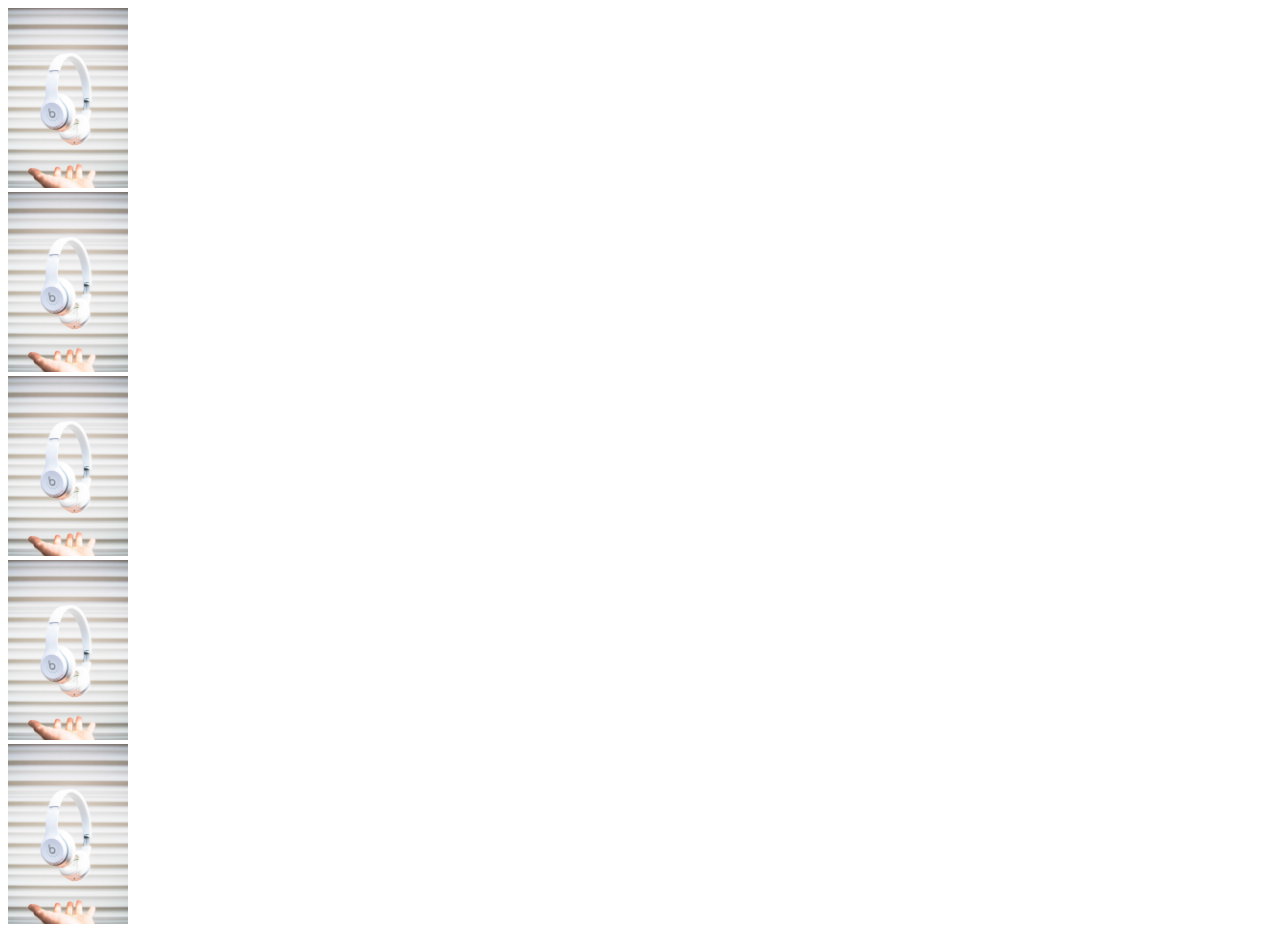
<file: index.html>
<!DOCTYPE html>
<html lang="en">
  <head>
    <meta charset="UTF-8" />
    <meta name="viewport" content="width=device-width, initial-scale=1.0" />
    <title>Document</title>
  </head>
  <body>
    <div class="slide">
      <div class="image1">
        <img src="./beats.jpg" width="120px" alt="" />
      </div>
      <div class="image2">
        <img src="./beats.jpg" width="120px" alt="" />
      </div>
      <div class="image3">
        <img src="./beats.jpg" width="120px" alt="" />
      </div>
      <div class="image4">
        <img src="./beats.jpg" width="120px" alt="" />
      </div>
      <div class="image5">
        <img src="./beats.jpg" width="120px" alt="" />
      </div>
    </div>
  </body>
</html>
</file>
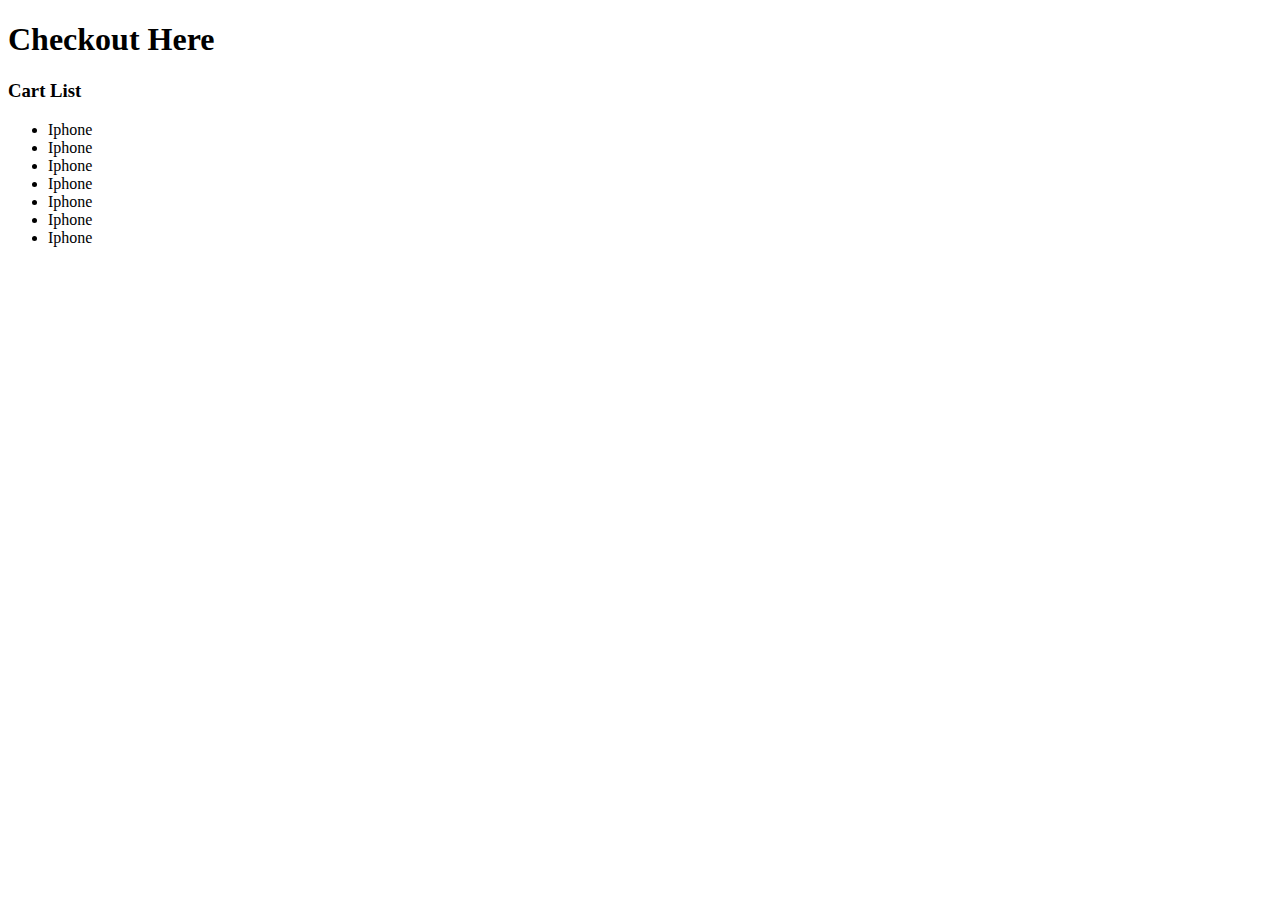
<file: HTML/cart.html>
<!DOCTYPE html>
<html lang="en">
  <head>
    <meta charset="UTF-8" />
    <meta name="viewport" content="width=device-width, initial-scale=1.0" />
    <link rel="preconnect" href="https://fonts.googleapis.com" />
    <link rel="preconnect" href="https://fonts.gstatic.com" crossorigin />
    <link
      rel="stylesheet"
      href="https://cdnjs.cloudflare.com/ajax/libs/font-awesome/6.4.2/css/all.min.css"
    />
    <link
      href="https://fonts.googleapis.com/css2?family=Geologica:wght@100&display=swap"
      rel="stylesheet"
    />
    <title>Cart</title>
  </head>
  <body>
    <h1>Checkout Here</h1>

    <h3>Cart List</h3>
    <ul>
      <li>Iphone</li>
      <li>Iphone</li>
      <li>Iphone</li>
      <li>Iphone</li>
      <li>Iphone</li>
      <li>Iphone</li>
      <li>Iphone</li>
    </ul>
  </body>
</html>
</file>
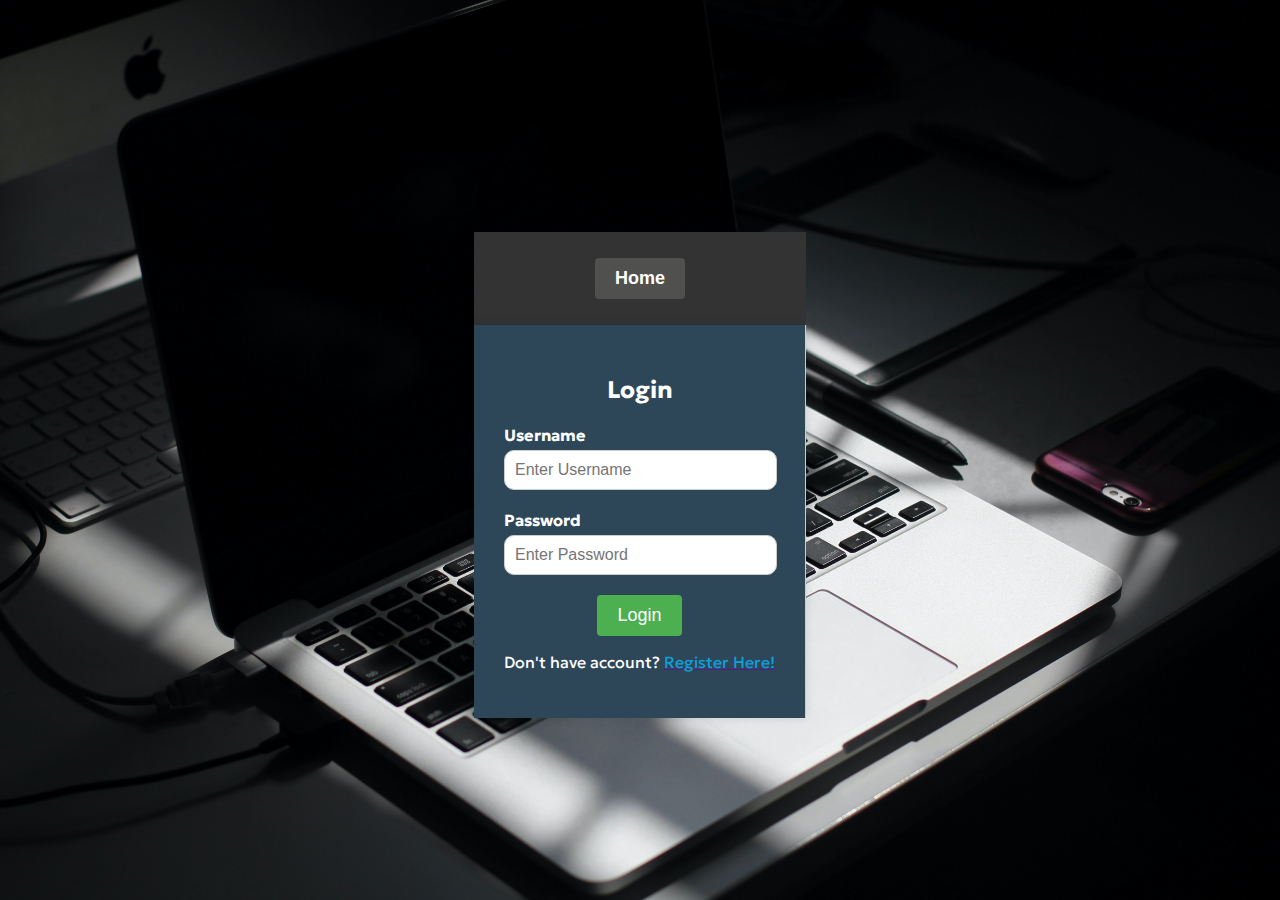
<file: HTML/login.html>
<!DOCTYPE html>
<html lang="en">
  <head>
    <meta charset="UTF-8" />
    <meta name="viewport" content="width=device-width, initial-scale=1.0" />
    <link rel="preconnect" href="https://fonts.googleapis.com" />
    <link rel="preconnect" href="https://fonts.gstatic.com" crossorigin />
    <link
      rel="stylesheet"
      href="https://cdnjs.cloudflare.com/ajax/libs/font-awesome/6.4.2/css/all.min.css"
    />
    <link
      href="https://fonts.googleapis.com/css2?family=Geologica:wght@100&display=swap"
      rel="stylesheet"
    />
    <link rel="stylesheet" href="../CSS/login.css" />
    <link rel="stylesheet" href="../CSS/nav.css" />
    <title>Login | Register</title>
  </head>

  <body>
    <div class="contain">
      <nav>
        <ul class="nav-links">
          <li>
            <button><a href="../HTML/index.html">Home</a></button>
          </li>
        </ul>
      </nav>
      <div class="card">
        <!-- login alt -->
        <div class="card-side login">
          <h2>Login</h2>
          <form action="../PHP/formProcess.php" method="post">
            <div class="input-group">
              <label for="login-username">Username</label>
              <input
                type="text"
                id="login-username"
                name="login-username"
                placeholder="Enter Username"
                required
              />
            </div>
            <div class="input-group">
              <label for="login-password">Password</label>
              <input
                type="password"
                id="login-password"
                name="login-password"
                placeholder="Enter Password"
                required
              />
            </div>
            <button id="login-btn" type="submit">Login</button>
          </form>
          <p>
            Don't have account?
            <a href=""
              ><span id="reg" style="color: rgba(10, 173, 238, 0.897)"
                >Register Here!</span
              ></a
            >
          </p>
        </div>

        <!-- register alt -->
        <div class="card-side register hidden" id="to-show">
          <h2>Register</h2>
          <form action="../PHP/loginForm.php">
            <div class="input-group">
              <div class="half-width">
                <label for="first-name">First Name</label>
                <input
                  type="text"
                  id="first-name"
                  name="first-name"
                  placeholder="Enter First Name"
                  required
                />
              </div>
              <div class="half-width">
                <label for="last-name">Last Name</label>
                <input
                  type="text"
                  id="last-name"
                  name="last-name"
                  placeholder="Enter Last Name"
                  required
                />
              </div>
            </div>
            <div class="input-group">
              <label for="email">Email</label>
              <input
                type="email"
                id="email"
                name="email"
                placeholder="Enter Email"
                required
              />
            </div>
            <div class="input-group">
              <label for="password">Password</label>
              <input
                type="password"
                id="password"
                name="password"
                placeholder="Enter Password"
                required
              />
            </div>
            <div class="input-group">
              <label for="password">Confirm Password</label>
              <input
                type="password"
                id="password-confirm"
                name="password"
                placeholder="Enter Password"
                required
              />
            </div>
            <div class="input-group">
              <label for="gender">Gender</label>
              <span>Male</span
              ><input type="radio" name="gender" value="Male" />
              <span>Female</span
              ><input type="radio" name="gender" value="Female" />
            </div>
            <div class="input-group">
              <label>
                <input id="terms" type="checkbox" required />
                I agree to the terms and conditions
              </label>
            </div>

            <button id="register-btn" type="submit">Register</button>
          </form>
        </div>
      </div>
    </div>

    <script src="../JS/register.js"></script>
    <script src="../JS/validateForm.js"></script>
  </body>
</html>
</file>
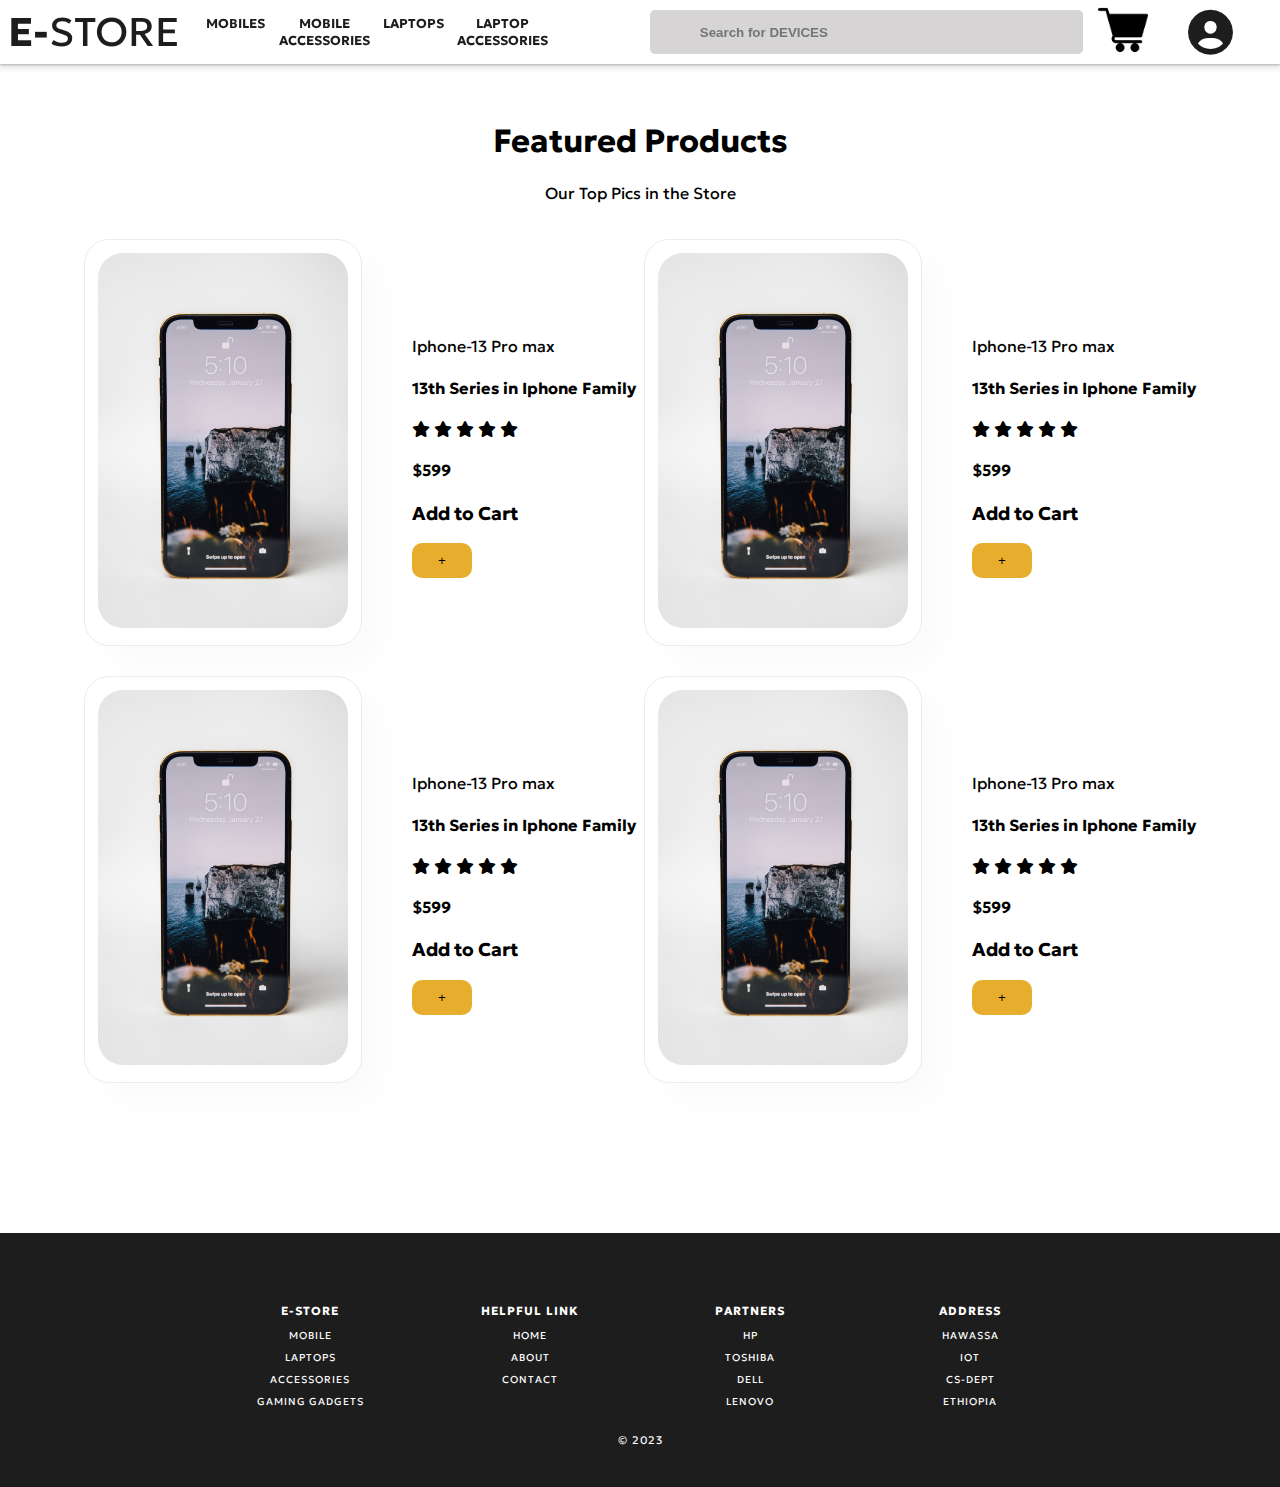
<file: HTML/shop.html>
<!DOCTYPE html>
<html lang="en">
  <head>
    <meta charset="UTF-8" />
    <meta name="viewport" content="width=device-width, initial-scale=1.0" />
    <link rel="preconnect" href="https://fonts.googleapis.com" />
    <link rel="preconnect" href="https://fonts.gstatic.com" crossorigin />
    <link
      rel="stylesheet"
      href="https://cdnjs.cloudflare.com/ajax/libs/font-awesome/6.4.2/css/all.min.css"
    />
    <link
      href="https://fonts.googleapis.com/css2?family=Geologica:wght@100&display=swap"
      rel="stylesheet"
    />
    <link rel="stylesheet" href="../CSS/header-shop.css" />
    <link rel="stylesheet" href="../CSS/product.css" />
    <link rel="stylesheet" href="../CSS/footer.css" />
    <title>Shop</title>
  </head>
  <body>
    <header>
      <section>
        <div id="container">
          <div id="shopName">
            <a href="../HTML/index.html"> <b>E-</b>STORE </a>
          </div>

          <div id="collection">
            <div id="clothing"><a href="../HTML/shop.html">MOBILES</a></div>
            <div id="accessories">
              <a href="../HTML/shop.html">MOBILE ACCESSORIES </a>
            </div>
            <div class="laptops">
              <a href="../HTML/shop.html">LAPTOPS</a>
            </div>
            <div class="laptops">
              <a href="../HTML/shop.html">LAPTOP ACCESSORIES</a>
            </div>
          </div>
          <!-- SEARCH SECTION -->
          <div id="search">
            <i class="fas fa-search search"></i>
            <input
              type="text"
              id="input"
              name="searchBox"
              placeholder="Search for DEVICES"
            />
          </div>
          <!-- USER SECTION (CART AND USER ICON) -->
          <div id="user">
            <a href="../HTML/cart.html">
              <img src="../Images/shopping-cart (1).png" width="50px" alt="" />
            </a>
            <a href="../HTML/login.html">
              <i class="fas fa-user-circle userIcon"></i>
            </a>
          </div>
        </div>
      </section>
    </header>

    <section class="product-section" class="section-p1">
      <div class="gapy" style="height: 100px"></div>
      <h1>Featured Products</h1>
      <p>Our Top Pics in the Store</p>
      <div class="pro-collection">
        <!-- tobe repeated Component -->
        <div class="product-cart-wrapper">
          <div class="product-cart">
            <img src="../Images/iphone.jpg" alt="product image" />
          </div>
          <div class="product-desc">
            <span>Iphone-13 Pro max</span>
            <h4>13th Series in Iphone Family</h4>
            <div class="stars">
              <i class="fa-solid fa-star"></i>
              <i class="fa-solid fa-star"></i>
              <i class="fa-solid fa-star"></i>
              <i class="fa-solid fa-star"></i>
              <i class="fa-solid fa-star"></i>
            </div>
            <h4 class="price">$599</h4>
            <div class="add-to-cart">
              <h3>Add to Cart</h3>
              <button>+</button>
            </div>
          </div>
        </div>
        <div class="product-cart-wrapper">
          <div class="product-cart">
            <img src="../Images/iphone.jpg" alt="product image" />
          </div>
          <div class="product-desc">
            <span>Iphone-13 Pro max</span>
            <h4>13th Series in Iphone Family</h4>
            <div class="stars">
              <i class="fa-solid fa-star"></i>
              <i class="fa-solid fa-star"></i>
              <i class="fa-solid fa-star"></i>
              <i class="fa-solid fa-star"></i>
              <i class="fa-solid fa-star"></i>
            </div>
            <h4 class="price">$599</h4>
            <div class="add-to-cart">
              <h3>Add to Cart</h3>
              <button>+</button>
            </div>
          </div>
        </div>
        <div class="product-cart-wrapper">
          <div class="product-cart">
            <img src="../Images/iphone.jpg" alt="product image" />
          </div>
          <div class="product-desc">
            <span>Iphone-13 Pro max</span>
            <h4>13th Series in Iphone Family</h4>
            <div class="stars">
              <i class="fa-solid fa-star"></i>
              <i class="fa-solid fa-star"></i>
              <i class="fa-solid fa-star"></i>
              <i class="fa-solid fa-star"></i>
              <i class="fa-solid fa-star"></i>
            </div>
            <h4 class="price">$599</h4>
            <div class="add-to-cart">
              <h3>Add to Cart</h3>
              <button>+</button>
            </div>
          </div>
        </div>
        <div class="product-cart-wrapper">
          <div class="product-cart">
            <img src="../Images/iphone.jpg" alt="product image" />
          </div>
          <div class="product-desc">
            <span>Iphone-13 Pro max</span>
            <h4>13th Series in Iphone Family</h4>
            <div class="stars">
              <i class="fa-solid fa-star"></i>
              <i class="fa-solid fa-star"></i>
              <i class="fa-solid fa-star"></i>
              <i class="fa-solid fa-star"></i>
              <i class="fa-solid fa-star"></i>
            </div>
            <h4 class="price">$599</h4>
            <div class="add-to-cart">
              <h3>Add to Cart</h3>
              <button>+</button>
            </div>
          </div>
        </div>
        <!-- <div class="product-cart">
          <img src="../Images/headset.jpg" alt="product image" />
          <span>XD Headset</span>
          <h4>Stereo + Enhanced Noise Cancelling</h4>
          <div class="stars">
            <i class="fa-solid fa-star"></i>
            <i class="fa-solid fa-star"></i>
            <i class="fa-solid fa-star"></i>
            <i class="fa-solid fa-star"></i>
          </div>
          <h4 class="price">$178</h4>
          <div class="add-to-cart">
            <h3>Add to Cart</h3>
            <button>+</button>
          </div>
        </div>
        <div class="product-cart">
          <img src="../Images/desktop.jpg" alt="product image" />
          <span>Desktop PC</span>
          <h4>Curved Screen For Optimal View Experience</h4>
          <div class="stars">
            <i class="fa-solid fa-star"></i>
            <i class="fa-solid fa-star"></i>
            <i class="fa-solid fa-star"></i>
            <i class="fa-solid fa-star"></i>
            <i class="fa-solid fa-star"></i>
          </div>
          <h4 class="price">$899</h4>
          <div class="add-to-cart">
            <h3>Add to Cart</h3>
            <button>+</button>
          </div>
        </div>
        <div class="product-cart">
          <img src="../Images/laptop.jpg" alt="product image" />
          <span>Macbook pro</span>
          <h4>Forged in Apple to excell SECURITY</h4>
          <div class="stars">
            <i class="fa-solid fa-star"></i>
            <i class="fa-solid fa-star"></i>
            <i class="fa-solid fa-star"></i>
            <i class="fa-solid fa-star"></i>
            <i class="fa-solid fa-star"></i>
          </div>
          <h4 class="price">$699</h4>
          <div class="add-to-cart">
            <h3>Add to Cart</h3>
            <button>+</button>
          </div>
        </div>
        <div class="product-cart">
          <img src="../Images/gforce.jpg" alt="product image" />
          <span>NVIDIA's G-FORCE GPU</span>
          <h4>unparalleled performance, stunning visual fidelity</h4>
          <div class="stars">
            <i class="fa-solid fa-star"></i>
            <i class="fa-solid fa-star"></i>
            <i class="fa-solid fa-star"></i>
            <i class="fa-solid fa-star"></i>
            <i class="fa-solid fa-star"></i>
          </div>
          <h4 class="price">$1899</h4>
          <div class="add-to-cart">
            <h3>Add to Cart</h3>
            <button>+</button>
          </div>
        </div> -->
      </div>
    </section>

    <footer>
      <section>
        <div id="containerFooter">
          <div id="webFooter">
            <h3>E-store</h3>
            <p>Mobile</p>
            <p>Laptops</p>
            <p>Accessories</p>
            <p>Gaming Gadgets</p>
          </div>
          <div id="webFooter">
            <h3>Helpful link</h3>
            <p>home</p>
            <p>about</p>
            <p>contact</p>
          </div>
          <div id="webFooter">
            <h3>partners</h3>
            <p>hp</p>
            <p>toshiba</p>
            <p>dell</p>
            <p>lenovo</p>
          </div>
          <div id="webFooter">
            <h3>Address</h3>
            <p>Hawassa</p>
            <p>IOT</p>
            <p>CS-Dept</p>
            <p>Ethiopia</p>
          </div>
        </div>

        <div id="credit">© 2023</div>
      </section>
    </footer>
  </body>
</html>
</file>
<file: CSS/login.css>
body {
  display: flex;
  justify-content: center;
  align-items: center;
  height: 100vh;
  font-family: "Geologica", sans-serif;
  margin: 0;
  background-color: #f2f2f2;
  background: url(../Images/bg.jpg);
  background-size: cover;
  background-repeat: no-repeat;
}

.contain {
  padding: 20px;
  margin-top: 50px;
  /* margin: 250px; */
}

.card {
  display: flex;
  /* border-radius: 8px; */
  overflow: hidden;
  box-shadow: 0px 0px 10px 0px rgba(0, 0, 0, 0.1);
}

.card-side {
  flex: 1;
  padding: 30px;
  text-align: center;
  background-color: white;
}

.login {
  color: white;
  border-right: 1px solid #ccc;
  background-color: rgb(46, 71, 88);
}

.register {
  background-color: rgb(207, 207, 207);

  /* color: white; */
}

.input-group {
  margin-bottom: 20px;
  text-align: left;
}

.input-group .half-width {
  display: inline-block;
  width: calc(50% - 10px);
}

label {
  display: block;
  font-weight: bold;
  margin-bottom: 5px;
}

input[type="text"],
input[type="email"],
input[type="password"],
select {
  width: calc(100% - 20px);
  padding: 10px;
  font-size: 16px;
  border: 1px solid #ccc;
  border-radius: 4px;
}

button {
  background-color: #4caf50;
  color: white;
  padding: 10px 20px;
  border: none;
  border-radius: 4px;
  cursor: pointer;
  font-size: 18px;
  transition: background-color 0.3s;
}

button:hover {
  background-color: #45a049;
}

.hidden {
  display: none;
}

.input-group input {
  border-radius: 10px;
}
</file>
<file: CSS/nav.css>
/* Existing CSS styles */

nav {
  background-color: #333;
  color: white;
  padding: 10px 0;
  text-align: center;
  width: 100%;
}

body {
  font-family: "Geologica", sans-serif;
}
nav button {
  background-color: rgb(80, 80, 78);
  border: none;
}
nav button:hover {
  background-color: rgb(255, 123, 0);
}

.nav-links {
  list-style: none;
  padding: 0;
}

.nav-links li {
  display: inline;
  margin: 0 15px;
}

.nav-links li a {
  text-decoration: none;
  color: white;
  font-weight: bold;
  transition: color 0.3s;
}

.nav-links li a:hover {
  color: #d3f5d4;
}

.logo {
  font-size: 24px;
  font-weight: bold;
  margin-right: 20px;
}

/* Rest of your CSS styles */

.contain {
  display: flex;
  flex-direction: column;
}
</file>
<file: CSS/header-shop.css>
body {
    margin: 0;
    font-family: "Geologica", sans-serif;
  }
  
  #container {
    background-color: white;
    margin: auto;
    text-align: center;
    width: 100%;
    display: grid;
    grid-gap: 10px;
    grid-template-columns: 2fr 5fr 5fr 2fr;
    z-index: 1;
    justify-content: space-between;
    align-items: center;
    padding: 5px;
    box-sizing: border-box;
    position: fixed;
    box-shadow: 0 1px 2px 0 rgba(60, 64, 67, 0.302),
      0 2px 6px 2px rgba(60, 64, 67, 0.149);
  }
  #shopName {
    font-size: 40px;
  }
  #shopName a {
    text-decoration: none;
    color: rgb(29, 29, 29);
  }
  
  #shopName:hover {
    transition: 0.8s;
    transform: scale(0.8);
  }
  
  #collection {
    font-weight: bold;
    display: grid;
    grid-template-columns: 1fr 1fr 1fr 1fr 1fr;
  }
  #collection a {
    text-decoration: none;
    color: rgb(29, 29, 29);
  }
  
  .search {
    padding: 14px;
    /* color: gray; */
    color: rgb(29, 29, 29);
    min-width: 25px;
    text-align: center;
    position: absolute;
  }
  
  /**/
  #user {
    display: flex;
    /* float: right; */
    align-items: center;
  }
  
  .userIcon {
    font-size: 45px;
    margin-left: 40px;
  }
  #input {
    width: 15em;
    height: 3em;
    padding: 2px 50px;
    background-color: rgb(214, 212, 212);
    border: none;
    border-radius: 5px;
  }
  #search input{
    /* display: none; */
  }
  #search .fas{
    display: none;
  }
  #input::placeholder {
    font-weight: bold;
  }
  #input:focus {
    outline: none;
  }
  #user a {
    color: rgb(29, 29, 29);
  }
  
  #login-btn {
    border: none;
    width: 120px;
    height: 3em;
    background-color: rgb(68, 44, 44);
    float: right;
    color: white;
    font-size: 14px;
    text-transform: uppercase;
  }
  
  #login-btn:hover {
    transform: scale(1.05);
    transition: 0.4s;
    filter: brightness(120%);
    cursor: pointer;
  }
  /* ----------------------------- MEDIA QUERY --------------------------- */
  
  @media (max-width: 1300px) {
    #collection {
      font-size: 13px;
    }
    #input {
      width: 25em;
    }
  }
  @media (max-width: 1212px) {
    #collection {
      font-size: 13px;
    }
    #input {
      width: 20em;
    }
    .addedToCart {
      font-size: 1.5em;
      margin: 10px 20px;
    }
  }
  
  @media (max-width: 1090px) {
    #container {
      display: grid;
      grid-template-columns: 1fr 2fr 0.5fr;
    }
    #search {
      display: none;
    }
  }
  @media (max-width: 750px) {
    #shopName {
      font-size: 28px;
    }
    #collection {
      font-size: 12px;
    }
    .userIcon {
      font-size: 35px;
    }
    .addedToCart {
      font-size: 1.2em;
      margin: 10px 20px;
    }
  }
  
  @media (max-width: 650px) {
    #shopName {
      font-size: 24px;
    }
    #collection {
      font-size: 10px;
    }
    .userIcon {
      font-size: 30px;
    }
  }
  @media (max-width: 550px) {
    #container {
      padding: 20px 25px;
    }
  }
  
  /* badge media */
</file>
<file: CSS/product.css>
.product-section .pro-collection {
  display: flex;
  flex-wrap: wrap;
  font-family: "Geologica", sans-serif;
  justify-content: space-around;
  margin: 0 60px;
  padding: 20px;
}
.product-section h1,
.product-section p {
  text-align: center;
}

.product-section .product-cart {
  width: 250px;
  border: 1px solid #ebebeb;
  padding: 13px;
  margin-bottom: 30px;
  border-radius: 25px;
  position: relative;
  box-shadow: 20px 20px 30px rgba(0, 0, 0, 0.02);
  transition: box-shadow 0.2s;
}
.product-section .product-cart:hover {
  box-shadow: 20px 20px 30px rgba(0, 0, 0, 0.06);
}
.product-section .product-cart img {
  width: 100%;
  border-radius: 25px;
}

.product-cart img:hover {
  transform: scale(1.06);
  transition: 0.4s;
}
.product-section .product-cart span {
  color: #969696;
  font-weight: 500;
  line-height: 30px;
  font-size: 20px;
}
.product-section .product-cart h4 {
  font-size: 18px;
  color: rgb(41, 41, 41);
}
.product-section .product-cart .stars {
  color: #e6ae2c;
  padding: 6px 0;
}
.product-section .product-cart .price {
  color: #088178;
  padding: 4px 0;
}
.product-section .product-cart .buy-icon {
  color: #088178;
  background-color: #c7e9e75e;
  padding: 15px;
  border-radius: 50px;
  position: absolute;
  right: 10px;
  bottom: 10px;
}

.add-to-cart button {
  width: 60px;
  background-color: #e6ae2c;
  border: none;
  height: 35px;
  border-radius: 10px;
}

.add-to-cart button:hover {
  cursor: pointer;
}

.product-cart-wrapper {
  display: flex;
  justify-content: space-between;
  align-items: center;
  column-gap: 50px;
}
</file>
<file: CSS/footer.css>
body {
  margin: 0;
  font-family: "Geologica", sans-serif;
  display: flex;
  flex-direction: column;
  min-height: 100vh;
}

footer {
  width: 100%;
  background-color: rgb(29, 29, 29);
  color: white;
  text-align: center;
  
  padding: 20px 0;
  box-sizing: border-box;
  margin-top: 100px;
}

#containerFooter {
  width: 100%;
  height: 10rem;
  background-color: rgb(29, 29, 29);
  color: white;
  letter-spacing: 1px;
  display: grid;
  grid-template-columns: repeat(4, 1fr);
  text-transform: uppercase;
  font-size: 12px;
  padding: 10px 0;
  box-sizing: border-box;
}

#containerFooter h3:hover,
#containerFooter p:hover {
  color: lightslategray;
  cursor: pointer;
}

#webFooter {
  padding: 25px;
  font-size: 10px;
  line-height: 1.2;
}

#credit {
  width: 100%;
  margin: auto;
  padding: 20px 0;
  text-align: center;
  background-color: rgb(29, 29, 29);
  color: white;
  font-size: 11px;
  letter-spacing: 1px;
}

#credit a {
  color: white;
  text-decoration: none;
  position: relative;
}

#credit a::after {
  content: "";
  background: white;
  mix-blend-mode: exclusion;
  width: calc(100% + 18px);
  height: 0;
  position: absolute;
  bottom: -4px;
  left: -10px;
  transition: all 0.3s cubic-bezier(0.445, 0.05, 0.55, 0.95);
}

#credit a:hover::after {
  height: calc(100% + 8px);
}

/* ----------------------------- MEDIA QUERY --------------------------- */

@media (max-width: 1350px) {
  #containerFooter {
    padding: 15px 200px;
  }
}
@media (max-width: 1166px) {
  #containerFooter {
    padding: 15px 100px;
  }
}
@media (max-width: 950px) {
  #containerFooter {
    padding: 15px 50px;
  }
}
@media (max-width: 850px) {
  #containerFooter {
    font-size: 13px;
  }
  #webFooter {
    font-size: 10px;
  }
}
@media (max-width: 756px) {
  #containerFooter {
    display: flex;
    padding: 15px 100px;
  }
  #webFooter {
    padding: 15px 20px;
  }
}
@media (max-width: 540px) {
  #containerFooter {
    padding: 0 25px;
  }
}
</file>
